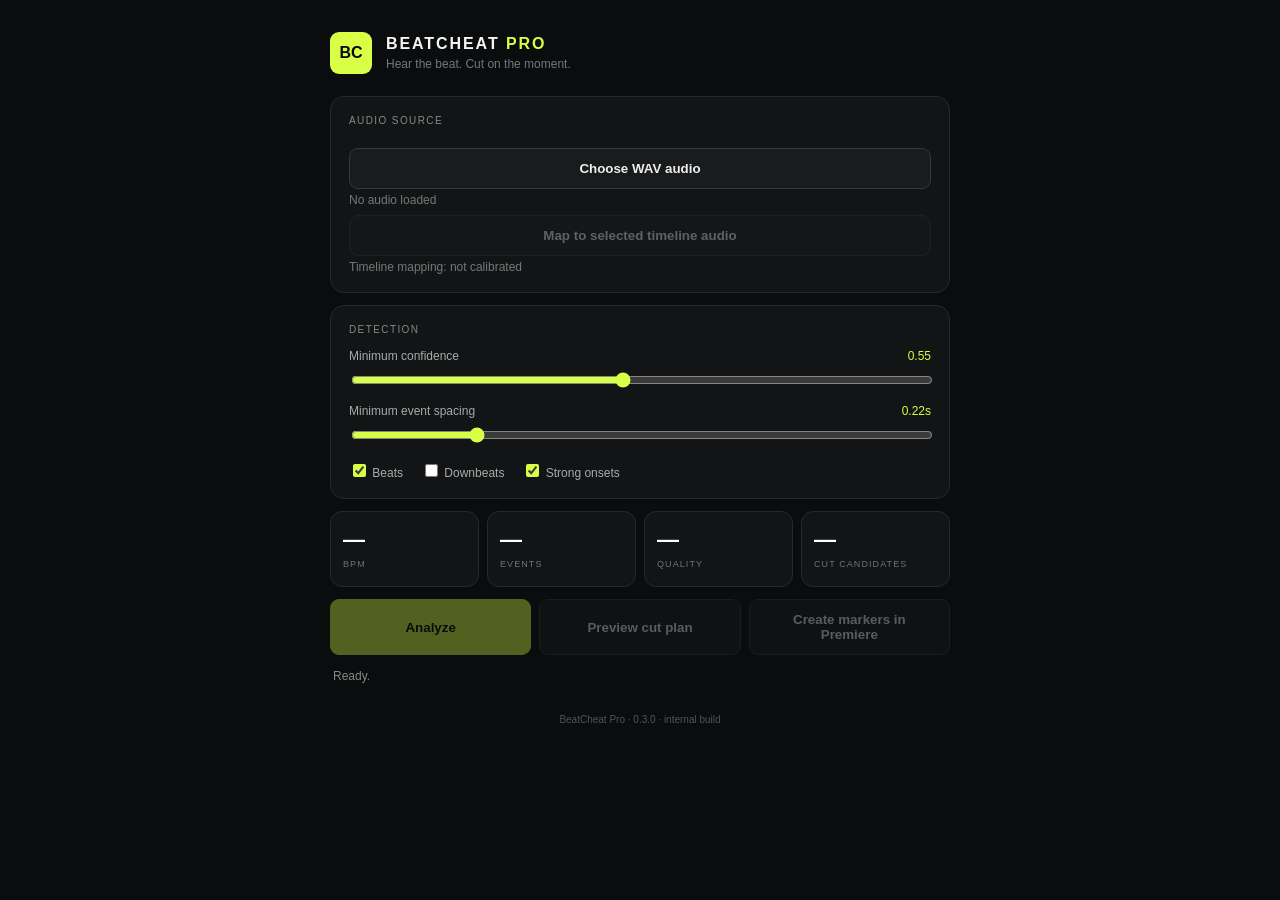
<file: index.html>
<!doctype html>
<html>
<head>
  <meta charset="utf-8">
  <title>BeatCheat Pro</title>
  <link rel="stylesheet" href="styles.css">
</head>
<body>
  <main class="app">
    <header>
      <div class="brand-mark">BC</div>
      <div>
        <div class="brand">BEATCHEAT <span>PRO</span></div>
        <div class="tagline">Hear the beat. Cut on the moment.</div>
      </div>
    </header>
    <section class="card">
      <div class="eyebrow">AUDIO SOURCE</div>
      <button id="choose">Choose WAV audio</button>
      <div id="fileName" class="muted">No audio loaded</div>
      <button id="mapClip" disabled>Map to selected timeline audio</button>
      <div id="mapping" class="muted">Timeline mapping: not calibrated</div>
    </section>
    <section class="card">
      <div class="eyebrow">DETECTION</div>
      <label>Minimum confidence <output id="confidenceOut">0.55</output></label>
      <input id="confidence" type="range" min="0.20" max="0.95" step="0.01" value="0.55">
      <label>Minimum event spacing <output id="spacingOut">0.22s</output></label>
      <input id="spacing" type="range" min="0.12" max="0.60" step="0.01" value="0.22">
      <div class="checks">
        <label><input id="beats" type="checkbox" checked> Beats</label>
        <label><input id="downbeats" type="checkbox"> Downbeats</label>
        <label><input id="onsets" type="checkbox" checked> Strong onsets</label>
      </div>
    </section>
    <section class="stats">
      <div><strong id="bpm">—</strong><span>BPM</span></div>
      <div><strong id="events">—</strong><span>EVENTS</span></div>
      <div><strong id="quality">—</strong><span>QUALITY</span></div>
      <div><strong id="cutCount">—</strong><span>CUT CANDIDATES</span></div>
    </section>
    <section class="actions">
      <button id="analyze" class="primary" disabled>Analyze</button>
      <button id="previewCuts" disabled>Preview cut plan</button>
      <button id="markers" disabled>Create markers in Premiere</button>
    </section>
    <section id="cutPreview" class="card preview" hidden>
      <div class="eyebrow">CUT PLAN · NON-DESTRUCTIVE PREVIEW</div>
      <div id="cutList" class="cut-list"></div>
    </section>
    <div id="status" class="status">Ready.</div>
    <footer>BeatCheat Pro · 0.3.0 · internal build</footer>
  </main>
  <script src="main.js"></script>
</body>
</html>
</file>
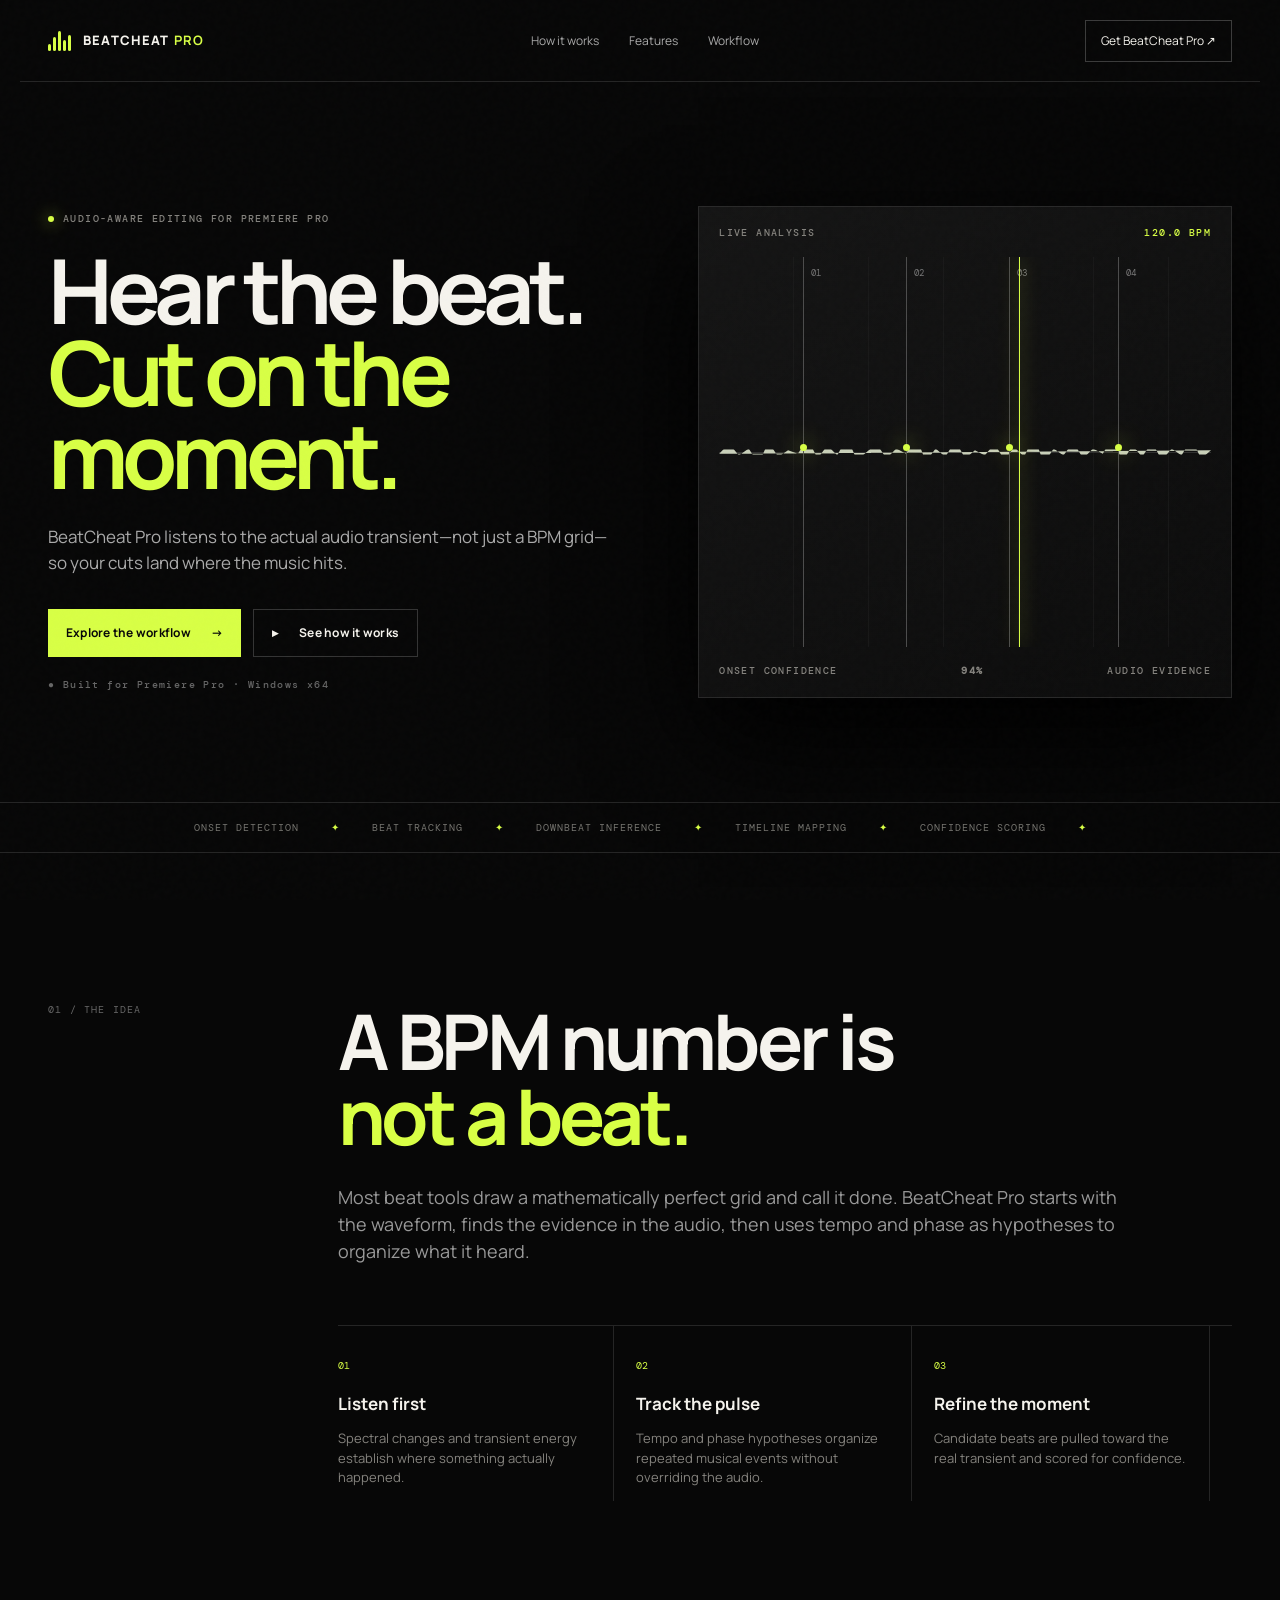
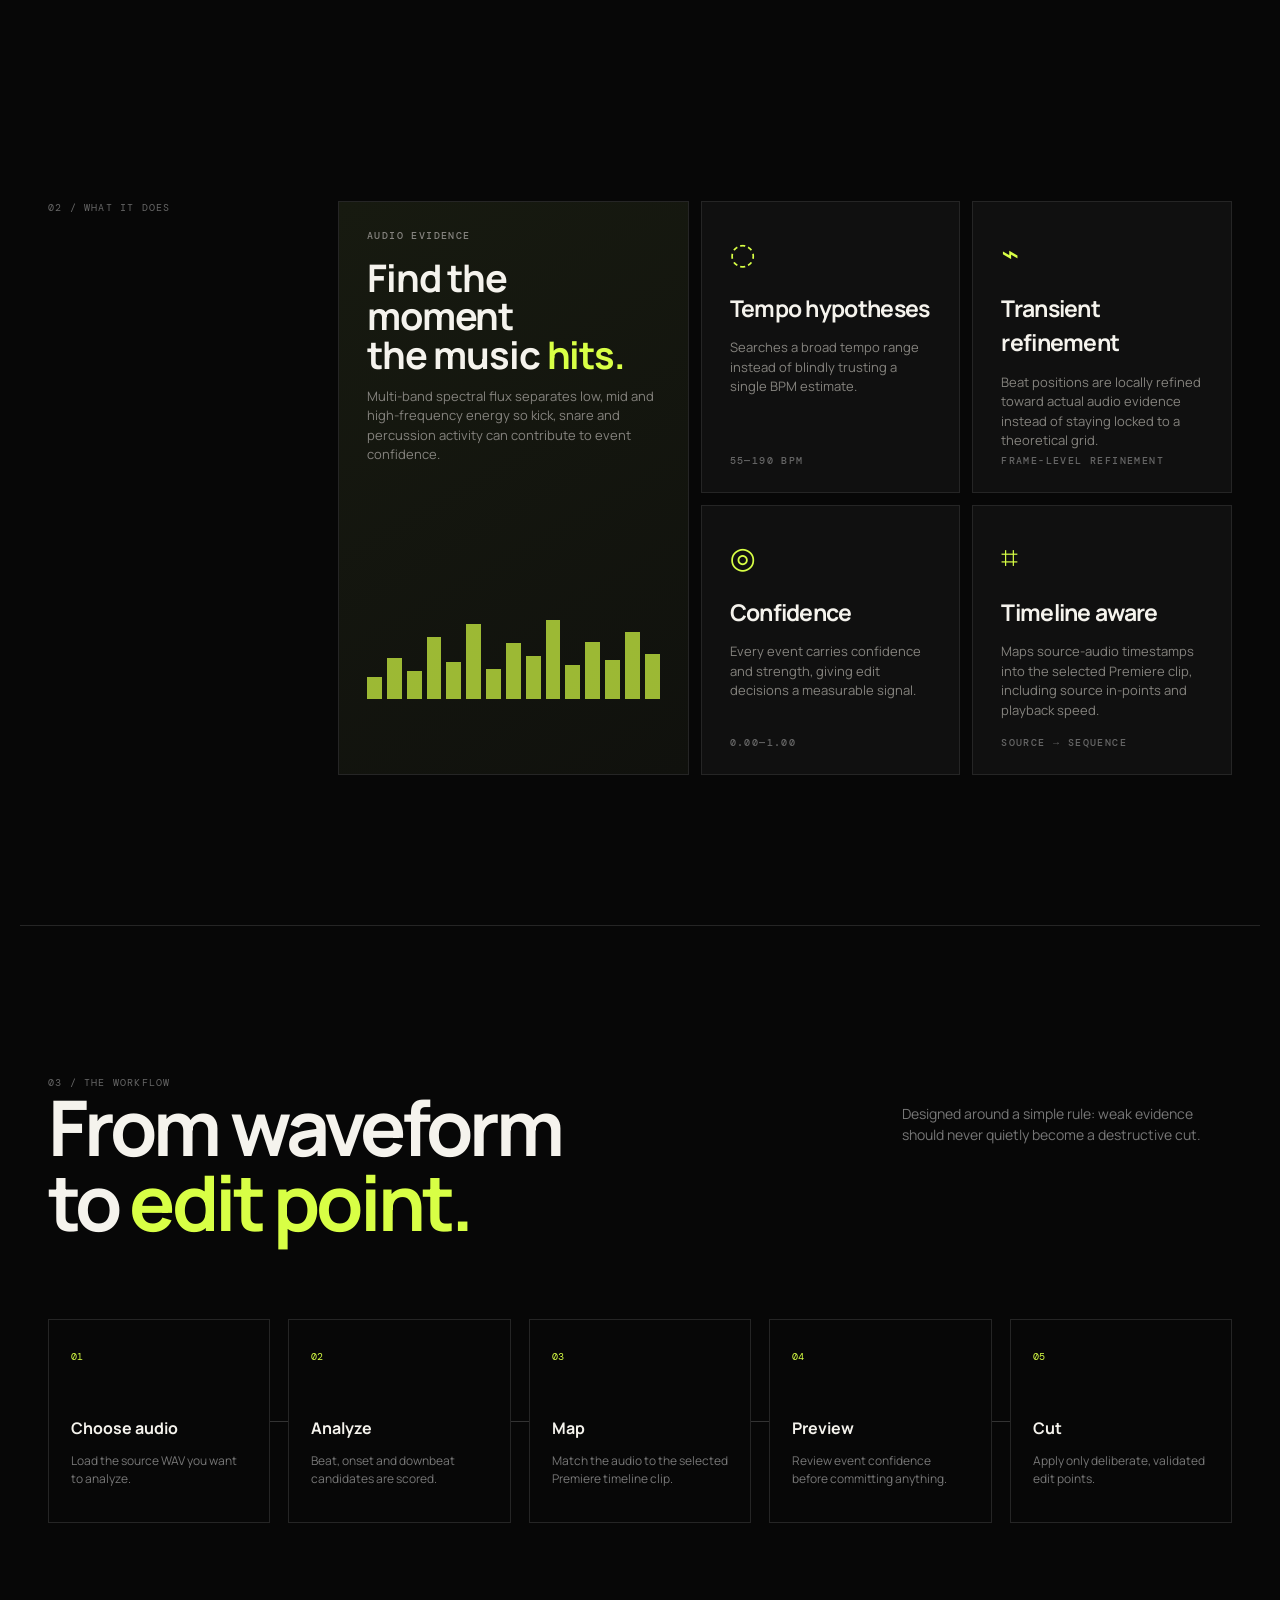
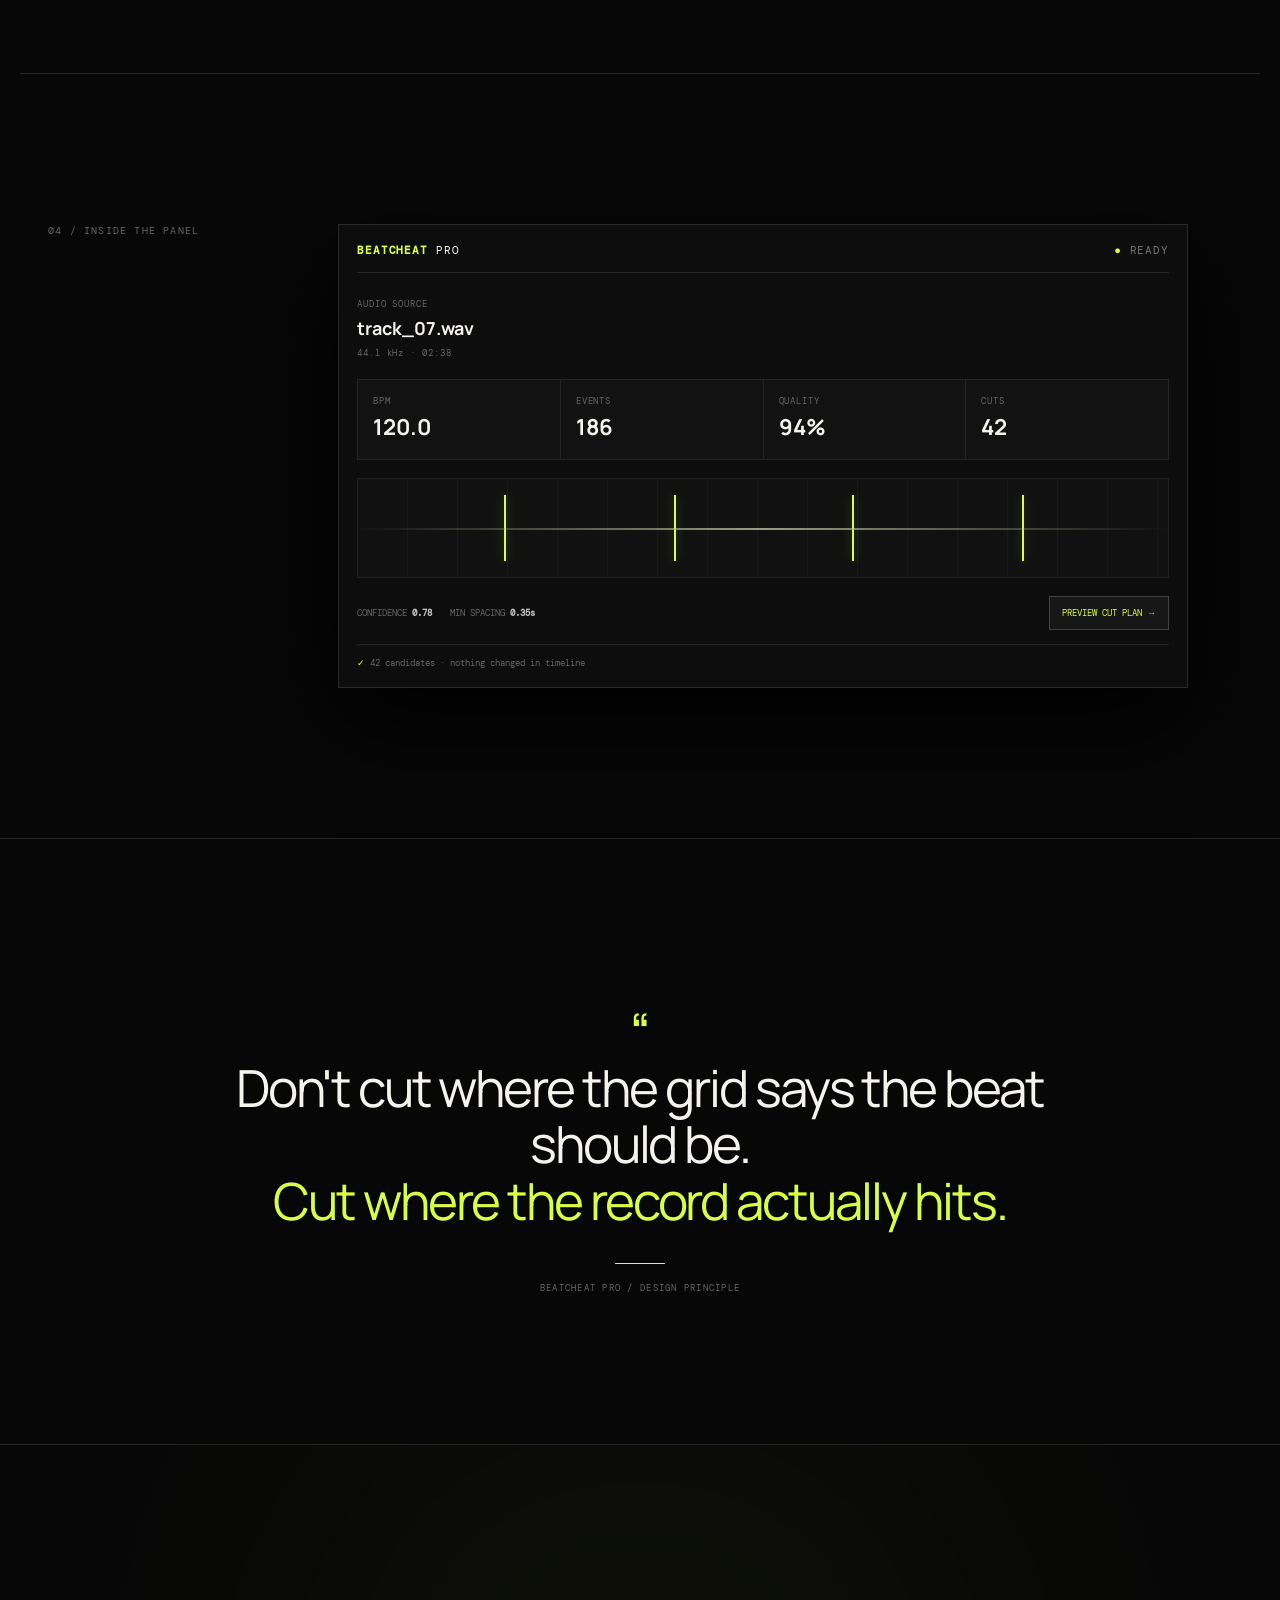
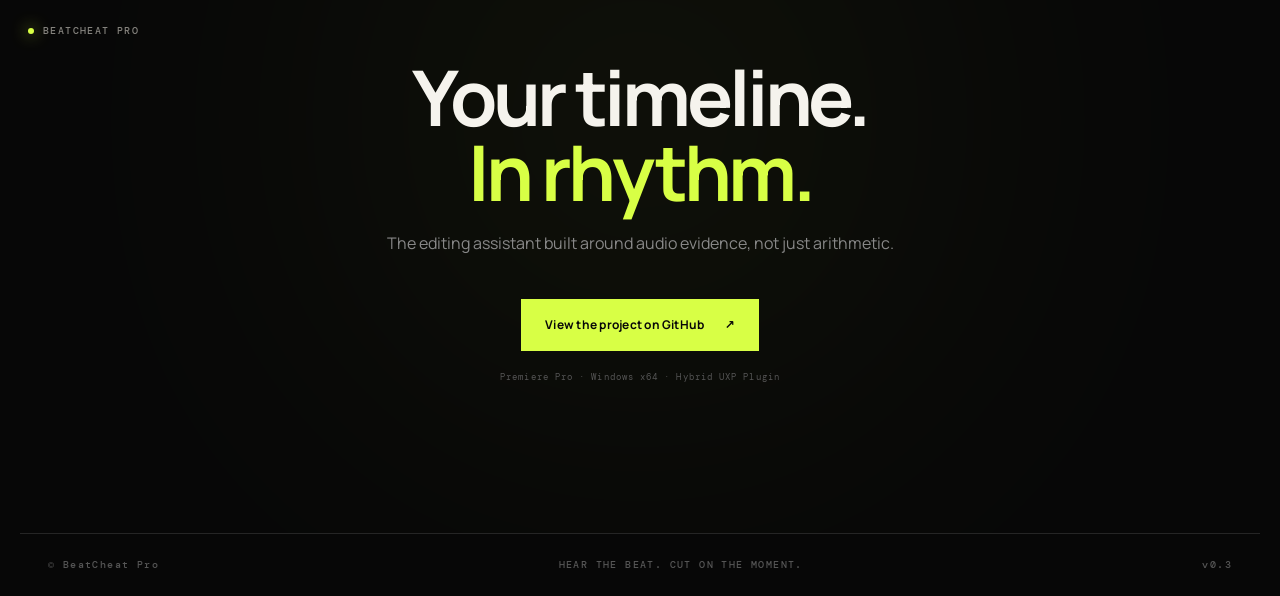
<file: website/index.html>
<!doctype html>
<html lang="en">
<head>
  <meta charset="utf-8">
  <meta name="viewport" content="width=device-width,initial-scale=1">
  <meta name="theme-color" content="#070707">
  <meta name="description" content="BeatCheat Pro — Hear the beat. Cut on the moment. Precision beat and onset detection for Premiere Pro.">
  <title>BeatCheat Pro — Hear the beat. Cut on the moment.</title>
  <link rel="stylesheet" href="./styles.css">
</head>
<body>
  <div class="grain"></div>
  <header class="nav">
    <a class="brand" href="#">
      <span class="brand-mark"><i></i><i></i><i></i><i></i><i></i></span>
      <span>BEATCHEAT <b>PRO</b></span>
    </a>
    <nav>
      <a href="#how">How it works</a>
      <a href="#features">Features</a>
      <a href="#workflow">Workflow</a>
    </nav>
    <a class="nav-cta" href="#download">Get BeatCheat Pro <span>↗</span></a>
  </header>

  <main>
    <section class="hero">
      <div class="hero-copy">
        <div class="eyebrow"><span class="pulse"></span> AUDIO-AWARE EDITING FOR PREMIERE PRO</div>
        <h1>Hear the beat.<br><em>Cut on the moment.</em></h1>
        <p class="hero-sub">BeatCheat Pro listens to the actual audio transient—not just a BPM grid—so your cuts land where the music hits.</p>
        <div class="hero-actions">
          <a class="button primary" href="#download">Explore the workflow <span>→</span></a>
          <a class="button ghost" href="#how"><span class="play">▶</span> See how it works</a>
        </div>
        <div class="hero-note"><span>●</span> Built for Premiere Pro · Windows x64</div>
      </div>

      <div class="hero-visual" aria-label="Beat detection visualization">
        <div class="visual-top"><span>LIVE ANALYSIS</span><span>120.0 BPM</span></div>
        <div class="wave">
          <div class="wave-line"></div>
          <div class="beat b1"><span>01</span></div>
          <div class="beat b2"><span>02</span></div>
          <div class="beat b3"><span>03</span></div>
          <div class="beat b4"><span>04</span></div>
          <div class="playhead"></div>
        </div>
        <div class="visual-bottom">
          <span>ONSET CONFIDENCE</span><strong>94%</strong>
          <span class="source">AUDIO EVIDENCE</span>
        </div>
      </div>
    </section>

    <section class="ticker" aria-label="Capabilities">
      <div>ONSET DETECTION</div><span>✦</span><div>BEAT TRACKING</div><span>✦</span><div>DOWNBEAT INFERENCE</div><span>✦</span><div>TIMELINE MAPPING</div><span>✦</span><div>CONFIDENCE SCORING</div><span>✦</span>
    </section>

    <section id="how" class="section split">
      <div class="section-label">01 / THE IDEA</div>
      <div>
        <h2>A BPM number is<br><em>not a beat.</em></h2>
        <p class="lead">Most beat tools draw a mathematically perfect grid and call it done. BeatCheat Pro starts with the waveform, finds the evidence in the audio, then uses tempo and phase as hypotheses to organize what it heard.</p>
        <div class="principles">
          <article><span>01</span><h3>Listen first</h3><p>Spectral changes and transient energy establish where something actually happened.</p></article>
          <article><span>02</span><h3>Track the pulse</h3><p>Tempo and phase hypotheses organize repeated musical events without overriding the audio.</p></article>
          <article><span>03</span><h3>Refine the moment</h3><p>Candidate beats are pulled toward the real transient and scored for confidence.</p></article>
        </div>
      </div>
    </section>

    <section id="features" class="section features">
      <div class="section-label">02 / WHAT IT DOES</div>
      <div class="feature-grid">
        <article class="feature hero-card">
          <div class="card-kicker">AUDIO EVIDENCE</div>
          <h3>Find the moment<br>the music <em>hits.</em></h3>
          <div class="mini-spectrum"><i></i><i></i><i></i><i></i><i></i><i></i><i></i><i></i><i></i><i></i><i></i><i></i><i></i><i></i><i></i></div>
          <p>Multi-band spectral flux separates low, mid and high-frequency energy so kick, snare and percussion activity can contribute to event confidence.</p>
        </article>
        <article class="feature">
          <div class="icon">◌</div><h3>Tempo hypotheses</h3><p>Searches a broad tempo range instead of blindly trusting a single BPM estimate.</p><span class="card-foot">55—190 BPM</span>
        </article>
        <article class="feature">
          <div class="icon">⌁</div><h3>Transient refinement</h3><p>Beat positions are locally refined toward actual audio evidence instead of staying locked to a theoretical grid.</p><span class="card-foot">FRAME-LEVEL REFINEMENT</span>
        </article>
        <article class="feature">
          <div class="icon">◎</div><h3>Confidence</h3><p>Every event carries confidence and strength, giving edit decisions a measurable signal.</p><span class="card-foot">0.00—1.00</span>
        </article>
        <article class="feature">
          <div class="icon">⌗</div><h3>Timeline aware</h3><p>Maps source-audio timestamps into the selected Premiere clip, including source in-points and playback speed.</p><span class="card-foot">SOURCE → SEQUENCE</span>
        </article>
      </div>
    </section>

    <section id="workflow" class="section workflow">
      <div class="section-label">03 / THE WORKFLOW</div>
      <div class="workflow-head"><h2>From waveform<br>to <em>edit point.</em></h2><p>Designed around a simple rule: weak evidence should never quietly become a destructive cut.</p></div>
      <div class="steps">
        <div class="step"><span>01</span><div><b>Choose audio</b><p>Load the source WAV you want to analyze.</p></div></div>
        <div class="connector"></div>
        <div class="step"><span>02</span><div><b>Analyze</b><p>Beat, onset and downbeat candidates are scored.</p></div></div>
        <div class="connector"></div>
        <div class="step"><span>03</span><div><b>Map</b><p>Match the audio to the selected Premiere timeline clip.</p></div></div>
        <div class="connector"></div>
        <div class="step"><span>04</span><div><b>Preview</b><p>Review event confidence before committing anything.</p></div></div>
        <div class="connector"></div>
        <div class="step"><span>05</span><div><b>Cut</b><p>Apply only deliberate, validated edit points.</p></div></div>
      </div>
    </section>

    <section class="section product-shot" id="panel">
      <div class="section-label">04 / INSIDE THE PANEL</div>
      <div class="panel-demo">
        <div class="panel-head"><span><b>BEATCHEAT</b> PRO</span><span class="panel-dot">● READY</span></div>
        <div class="panel-file"><span>AUDIO SOURCE</span><strong>track_07.wav</strong><small>44.1 kHz · 02:38</small></div>
        <div class="panel-stats">
          <div><small>BPM</small><b>120.0</b></div>
          <div><small>EVENTS</small><b>186</b></div>
          <div><small>QUALITY</small><b>94%</b></div>
          <div><small>CUTS</small><b>42</b></div>
        </div>
        <div class="panel-timeline"><span class="marker m1"></span><span class="marker m2"></span><span class="marker m3"></span><span class="marker m4"></span><i></i></div>
        <div class="panel-controls"><span>CONFIDENCE <b>0.78</b></span><span>MIN SPACING <b>0.35s</b></span><button>PREVIEW CUT PLAN →</button></div>
        <div class="panel-note"><span>✓</span> 42 candidates · nothing changed in timeline</div>
      </div>
    </section>

    <section class="quote">
      <div class="quote-mark">“</div>
      <blockquote>Don't cut where the grid says the beat should be.<br><em>Cut where the record actually hits.</em></blockquote>
      <div class="quote-line"></div>
      <span>BEATCHEAT PRO / DESIGN PRINCIPLE</span>
    </section>

    <section id="download" class="final">
      <div class="final-glow"></div>
      <div class="eyebrow"><span class="pulse"></span> BEATCHEAT PRO</div>
      <h2>Your timeline.<br><em>In rhythm.</em></h2>
      <p>The editing assistant built around audio evidence, not just arithmetic.</p>
      <a class="button primary large" href="https://github.com/madebykraman/beatcheatpro">View the project on GitHub <span>↗</span></a>
      <small>Premiere Pro · Windows x64 · Hybrid UXP Plugin</small>
    </section>
  </main>

  <footer><span>© BeatCheat Pro</span><span>HEAR THE BEAT. CUT ON THE MOMENT.</span><span>v0.3</span></footer>
  <script src="./script.js"></script>
</body>
</html>
</file>
<file: styles.css>
*{box-sizing:border-box}html,body{margin:0;min-height:100%;background:#0b0c0d;color:#f5f5f5;font-family:Arial,sans-serif}body{padding:24px}.app{max-width:620px;margin:0 auto}.app header{display:flex;gap:14px;align-items:center;margin:8px 0 22px}.brand-mark{width:42px;height:42px;display:grid;place-items:center;background:#d8ff45;color:#080909;font-weight:900;border-radius:9px}.brand{font-weight:800;letter-spacing:.12em}.brand span{color:#d8ff45}.tagline,.muted{color:#777;font-size:12px;margin-top:4px}.card{background:#121415;border:1px solid #272a2b;border-radius:14px;padding:18px;margin-bottom:12px}.eyebrow{color:#858b87;font-size:10px;letter-spacing:.14em;margin-bottom:14px}.card button{width:100%;margin-top:8px}.card label{display:flex;justify-content:space-between;color:#aaa;font-size:12px;margin:12px 0 7px}output{color:#d8ff45;font-variant-numeric:tabular-nums}input[type=range]{width:100%;accent-color:#d8ff45}.checks{display:flex;gap:18px;margin-top:14px}.checks label{display:block;margin:0}.checks input{accent-color:#d8ff45}.stats{display:grid;grid-template-columns:repeat(4,1fr);gap:8px;margin:12px 0}.stats div{background:#121415;border:1px solid #272a2b;border-radius:12px;padding:15px 12px}.stats strong{display:block;font-size:22px;color:#fff}.stats span{font-size:9px;letter-spacing:.12em;color:#707572}.actions{display:grid;grid-template-columns:1fr 1fr 1fr;gap:8px}button{border:1px solid #363a3b;border-radius:9px;background:#191b1c;color:#eee;padding:12px 13px;font-weight:700;cursor:pointer}button:hover:not(:disabled){border-color:#d8ff45}button:disabled{opacity:.35;cursor:not-allowed}button.primary{background:#d8ff45;color:#080909;border-color:#d8ff45}.status{min-height:20px;margin:14px 3px;color:#888;font-size:12px}.preview{max-height:330px;overflow:auto}.cut-list{display:flex;flex-direction:column;gap:4px}.cut-row{display:grid;grid-template-columns:28px 75px 40px 1fr;gap:8px;align-items:center;border-bottom:1px solid #202324;padding:9px 0;font-size:11px}.cut-row span{color:#666}.cut-row strong{color:#fff}.cut-row em{color:#d8ff45;font-style:normal}.cut-row small{color:#777}.actions+ .card{margin-top:12px}footer{color:#505453;font-size:10px;text-align:center;margin-top:25px}@media(max-width:600px){body{padding:14px}.stats{grid-template-columns:1fr 1fr}.actions{grid-template-columns:1fr}.checks{flex-wrap:wrap}.cut-row{grid-template-columns:24px 70px 35px 1fr}}
</file>
<file: website/styles.css>
@import url('https://fonts.googleapis.com/css2?family=DM+Mono:wght@400;500&family=Manrope:wght@400;500;600;700;800&display=swap');
:root{--bg:#070707;--panel:#101010;--panel2:#141414;--text:#f5f3ed;--muted:#97958f;--line:#252525;--lime:#d8ff45;--max:1240px}
*{box-sizing:border-box}html{scroll-behavior:smooth}body{margin:0;background:var(--bg);color:var(--text);font-family:Manrope,system-ui,sans-serif;line-height:1.5}.grain{position:fixed;inset:0;pointer-events:none;opacity:.035;z-index:20;background-image:url("data:image/svg+xml,%3Csvg viewBox='0 0 180 180' xmlns='http://www.w3.org/2000/svg'%3E%3Cfilter id='n'%3E%3CfeTurbulence type='fractalNoise' baseFrequency='.9' numOctaves='4' stitchTiles='stitch'/%3E%3C/filter%3E%3Crect width='100%25' height='100%25' filter='url(%23n)' opacity='.5'/%3E%3C/svg%3E")}.nav{height:82px;max-width:var(--max);margin:auto;padding:0 28px;display:flex;align-items:center;justify-content:space-between;border-bottom:1px solid var(--line)}.brand{display:flex;gap:12px;align-items:center;color:var(--text);text-decoration:none;font-size:13px;font-weight:800;letter-spacing:.09em}.brand b{color:var(--lime)}.brand-mark{display:flex;gap:2px;align-items:end;height:20px}.brand-mark i{display:block;width:3px;background:var(--lime);border-radius:3px}.brand-mark i:nth-child(1){height:7px}.brand-mark i:nth-child(2){height:14px}.brand-mark i:nth-child(3){height:20px}.brand-mark i:nth-child(4){height:11px}.brand-mark i:nth-child(5){height:16px}.nav nav{display:flex;gap:30px}.nav nav a,.nav-cta{font-size:12px;color:#aaa;text-decoration:none}.nav nav a:hover{color:var(--text)}.nav-cta{border:1px solid #3b3b3b;padding:11px 15px;color:var(--text);transition:.25s}.nav-cta:hover{border-color:var(--lime);color:var(--lime)}.hero{max-width:var(--max);margin:auto;min-height:720px;padding:110px 28px 90px;display:grid;grid-template-columns:1fr .92fr;gap:70px;align-items:center}.eyebrow,.visual-top,.visual-bottom,.card-kicker,.card-foot,footer,.hero-note{font:500 10px/1.2 "DM Mono",monospace;letter-spacing:.14em;color:#85837e}.eyebrow{display:flex;align-items:center;gap:9px}.pulse{width:6px;height:6px;border-radius:50%;background:var(--lime);box-shadow:0 0 16px var(--lime)}h1{font-size:clamp(58px,7vw,100px);line-height:.92;letter-spacing:-.065em;margin:24px 0 28px;font-weight:700}em{font-style:normal;color:var(--lime)}.hero-sub{font-size:17px;color:#aaa;max-width:570px}.hero-actions{display:flex;gap:12px;margin-top:34px}.button{display:inline-flex;align-items:center;gap:20px;padding:14px 18px;text-decoration:none;font-size:12px;font-weight:700;letter-spacing:.02em}.button.primary{background:var(--lime);color:#080808}.button.primary:hover{transform:translateY(-2px)}.button.ghost{border:1px solid #343434;color:var(--text)}.button.ghost:hover{border-color:#777}.play{font-size:9px}.hero-note{margin-top:22px;color:#666}.hero-visual{background:linear-gradient(145deg,#151515,#0c0c0c);border:1px solid #292929;padding:20px;box-shadow:0 40px 100px #000}.visual-top,.visual-bottom{display:flex;justify-content:space-between}.visual-top span:nth-child(2){color:var(--lime)}.wave{height:390px;margin:18px 0;position:relative;overflow:hidden;background:repeating-linear-gradient(90deg,transparent 0,transparent 74px,#202020 75px)}.wave:before{content:"";position:absolute;inset:50% 0 auto;height:1px;background:#303030}.wave-line{position:absolute;left:0;right:0;top:50%;height:170px;transform:translateY(-50%);background:linear-gradient(180deg,transparent 48%,#c9d0ba 49%,#c9d0ba 51%,transparent 52%);clip-path:polygon(0 51%,2% 45%,4% 52%,6% 48%,8% 57%,10% 44%,12% 53%,14% 49%,16% 51%,18% 42%,20% 54%,22% 46%,24% 52%,26% 41%,28% 55%,30% 50%,32% 45%,34% 54%,36% 48%,38% 51%,40% 40%,42% 56%,44% 48%,46% 53%,48% 43%,50% 54%,52% 49%,54% 52%,56% 45%,58% 55%,60% 47%,62% 53%,64% 40%,66% 57%,68% 48%,70% 52%,72% 44%,74% 54%,76% 48%,78% 51%,80% 41%,82% 56%,84% 46%,86% 53%,88% 44%,90% 55%,92% 48%,94% 52%,96% 42%,98% 54%,100% 49%)}.beat{position:absolute;top:0;bottom:0;width:1px;background:#4c4c4c}.beat:after{content:"";position:absolute;top:48%;left:-3px;width:7px;height:7px;background:var(--lime);box-shadow:0 0 22px var(--lime);border-radius:50%}.beat span{position:absolute;top:10px;left:8px;font:9px "DM Mono";color:#777}.b1{left:17%}.b2{left:38%}.b3{left:59%}.b4{left:81%}.playhead{position:absolute;top:0;bottom:0;left:61%;width:1px;background:var(--lime);box-shadow:0 0 18px var(--lime)}.ticker{border-block:1px solid var(--line);display:flex;gap:32px;align-items:center;justify-content:center;flex-wrap:wrap;padding:18px 20px;color:#74736e;font:10px "DM Mono";letter-spacing:.1em}.ticker span{color:var(--lime)}.section{max-width:var(--max);margin:auto;padding:150px 28px}.split{display:grid;grid-template-columns:220px 1fr;gap:70px}.section-label{font:10px "DM Mono";color:#666;letter-spacing:.12em}.split h2,.workflow h2,.final h2{font-size:clamp(45px,6vw,78px);line-height:.98;letter-spacing:-.05em;margin:0}.lead{font-size:18px;color:#999;max-width:800px;margin:30px 0 60px}.principles{display:grid;grid-template-columns:repeat(3,1fr);border-top:1px solid var(--line)}.principles article{padding:25px 22px 0 0;border-right:1px solid var(--line);margin-right:22px}.principles span{font:10px "DM Mono";color:var(--lime)}h3{font-size:17px;margin:16px 0 8px}.principles p,.feature p{color:#85837e;font-size:13px}.features{display:grid;grid-template-columns:220px 1fr;gap:70px}.feature-grid{display:grid;grid-template-columns:1.35fr 1fr 1fr;gap:12px}.feature{min-height:270px;background:var(--panel);border:1px solid var(--line);padding:28px;position:relative}.hero-card{grid-row:span 2;min-height:552px;background:linear-gradient(150deg,#171a10,#10110d)}.feature h3{font-size:23px;letter-spacing:-.03em}.hero-card h3{font-size:38px;line-height:1.02}.icon{font-size:30px;color:var(--lime)}.card-foot{position:absolute;bottom:25px;left:28px;color:#666}.mini-spectrum{position:absolute;left:28px;right:28px;bottom:75px;height:85px;display:flex;align-items:end;gap:5px}.mini-spectrum i{flex:1;background:var(--lime);opacity:.7}.mini-spectrum i:nth-child(1){height:25%}.mini-spectrum i:nth-child(2){height:48%}.mini-spectrum i:nth-child(3){height:32%}.mini-spectrum i:nth-child(4){height:72%}.mini-spectrum i:nth-child(5){height:43%}.mini-spectrum i:nth-child(6){height:88%}.mini-spectrum i:nth-child(7){height:35%}.mini-spectrum i:nth-child(8){height:65%}.mini-spectrum i:nth-child(9){height:50%}.mini-spectrum i:nth-child(10){height:92%}.mini-spectrum i:nth-child(11){height:39%}.mini-spectrum i:nth-child(12){height:67%}.mini-spectrum i:nth-child(13){height:45%}.mini-spectrum i:nth-child(14){height:78%}.mini-spectrum i:nth-child(15){height:52%}.workflow{border-top:1px solid var(--line)}.workflow-head{display:flex;justify-content:space-between;gap:40px;margin-bottom:80px}.workflow-head p{max-width:330px;color:#777;font-size:14px}.steps{display:flex;align-items:stretch}.step{flex:1;border:1px solid var(--line);padding:22px}.step span{font:10px "DM Mono";color:var(--lime)}.step b{display:block;margin-top:50px}.step p{color:#777;font-size:12px}.connector{width:18px;align-self:center;height:1px;background:#333}.quote{padding:150px 28px;text-align:center;border-block:1px solid var(--line)}.quote-mark{font-size:60px;color:var(--lime);height:50px}.quote blockquote{font-size:clamp(28px,4vw,54px);letter-spacing:-.04em;line-height:1.1;margin:20px auto 35px;max-width:900px}.quote-line{width:50px;height:1px;background:var(--lime);margin:auto}.quote>span{display:block;margin-top:18px;font:9px "DM Mono";color:#666;letter-spacing:.14em}.final{text-align:center;padding:180px 28px 150px;position:relative;overflow:hidden}.final-glow{position:absolute;width:500px;height:500px;border-radius:50%;background:var(--lime);filter:blur(180px);opacity:.07;left:50%;top:40%;transform:translate(-50%,-50%)}.final h2{position:relative;margin:22px 0}.final p{position:relative;color:#888}.large{position:relative;margin-top:28px;padding:17px 24px}.final small{display:block;position:relative;margin-top:20px;color:#555;font:9px "DM Mono";letter-spacing:.12em}footer{max-width:var(--max);margin:auto;border-top:1px solid var(--line);padding:25px 28px;display:flex;justify-content:space-between;color:#555}@media(max-width:900px){.nav nav{display:none}.hero,.split,.features{grid-template-columns:1fr}.hero{padding-top:75px}.hero-visual{margin-top:20px}.section-label{margin-bottom:35px}.feature-grid{grid-template-columns:1fr 1fr}.hero-card{grid-row:auto;grid-column:span 2}.workflow-head{display:block}.steps{display:block}.connector{width:1px;height:18px;margin-left:22px}.principles{grid-template-columns:1fr}.principles article{border-right:0;border-bottom:1px solid var(--line);padding-bottom:22px}.nav{padding-inline:18px}}@media(max-width:560px){h1{font-size:54px}.hero{padding-inline:18px}.section{padding:100px 18px}.feature-grid{grid-template-columns:1fr}.hero-card{grid-column:auto}.hero-card h3{font-size:31px}.ticker{gap:15px;font-size:8px}.hero-actions{flex-direction:column}.button{justify-content:center}.wave{height:300px}footer{padding-inline:18px;gap:12px;flex-wrap:wrap}}
 .feature,.step,.principles article,.hero-copy,.hero-visual{opacity:0;transform:translateY(18px);transition:opacity .7s ease,transform .7s ease}.in{opacity:1!important;transform:none!important}.hero-visual{animation:float 7s ease-in-out infinite}@keyframes float{0%,100%{transform:translateY(0)}50%{transform:translateY(-7px)}}.beat:after{animation:beatPulse 1s ease-in-out infinite}.b2:after{animation-delay:.25s}.b3:after{animation-delay:.5s}.b4:after{animation-delay:.75s}@keyframes beatPulse{0%,100%{transform:scale(.75);opacity:.65}50%{transform:scale(1.5);opacity:1}}.product-shot{display:grid;grid-template-columns:220px 1fr;gap:70px;border-top:1px solid var(--line)}.panel-demo{background:#0d0d0d;border:1px solid #292929;box-shadow:0 35px 90px #000;padding:18px;max-width:850px}.panel-head{display:flex;justify-content:space-between;padding-bottom:15px;border-bottom:1px solid var(--line);font:11px "DM Mono";letter-spacing:.08em}.panel-head b{color:var(--lime)}.panel-dot{color:#777}.panel-dot::first-letter{color:var(--lime)}.panel-file{padding:25px 0 20px}.panel-file span,.panel-file small,.panel-stats small{display:block;font:9px "DM Mono";letter-spacing:.1em;color:#666}.panel-file strong{display:block;font-size:18px;margin:5px 0}.panel-stats{display:grid;grid-template-columns:repeat(4,1fr);gap:1px;background:#252525;border:1px solid #252525}.panel-stats div{background:#121212;padding:15px}.panel-stats b{display:block;font-size:22px;margin-top:4px}.panel-timeline{height:100px;margin:18px 0;background:repeating-linear-gradient(90deg,#111 0,#111 49px,#1f1f1f 50px);position:relative;border:1px solid #202020;overflow:hidden}.panel-timeline i{position:absolute;left:0;right:0;top:50%;height:2px;background:linear-gradient(90deg,transparent,#b7c39e,transparent);opacity:.8}.marker{position:absolute;top:16px;bottom:16px;width:2px;background:var(--lime);box-shadow:0 0 12px #d8ff4555}.m1{left:18%}.m2{left:39%}.m3{left:61%}.m4{left:82%}.panel-controls{display:flex;gap:18px;align-items:center;flex-wrap:wrap;font:9px "DM Mono";color:#666}.panel-controls b{color:#bbb}.panel-controls button{margin-left:auto;border:1px solid #414141;background:#171717;color:var(--lime);padding:10px 12px;font:9px "DM Mono";cursor:default}.panel-note{margin-top:14px;padding-top:12px;border-top:1px solid var(--line);font:9px "DM Mono";color:#666}.panel-note span{color:var(--lime)}@media(max-width:900px){.product-shot{grid-template-columns:1fr}}@media(max-width:560px){.panel-demo{padding:12px}.panel-stats b{font-size:17px}.panel-controls button{margin-left:0}.panel-timeline{height:75px}}
</file>
